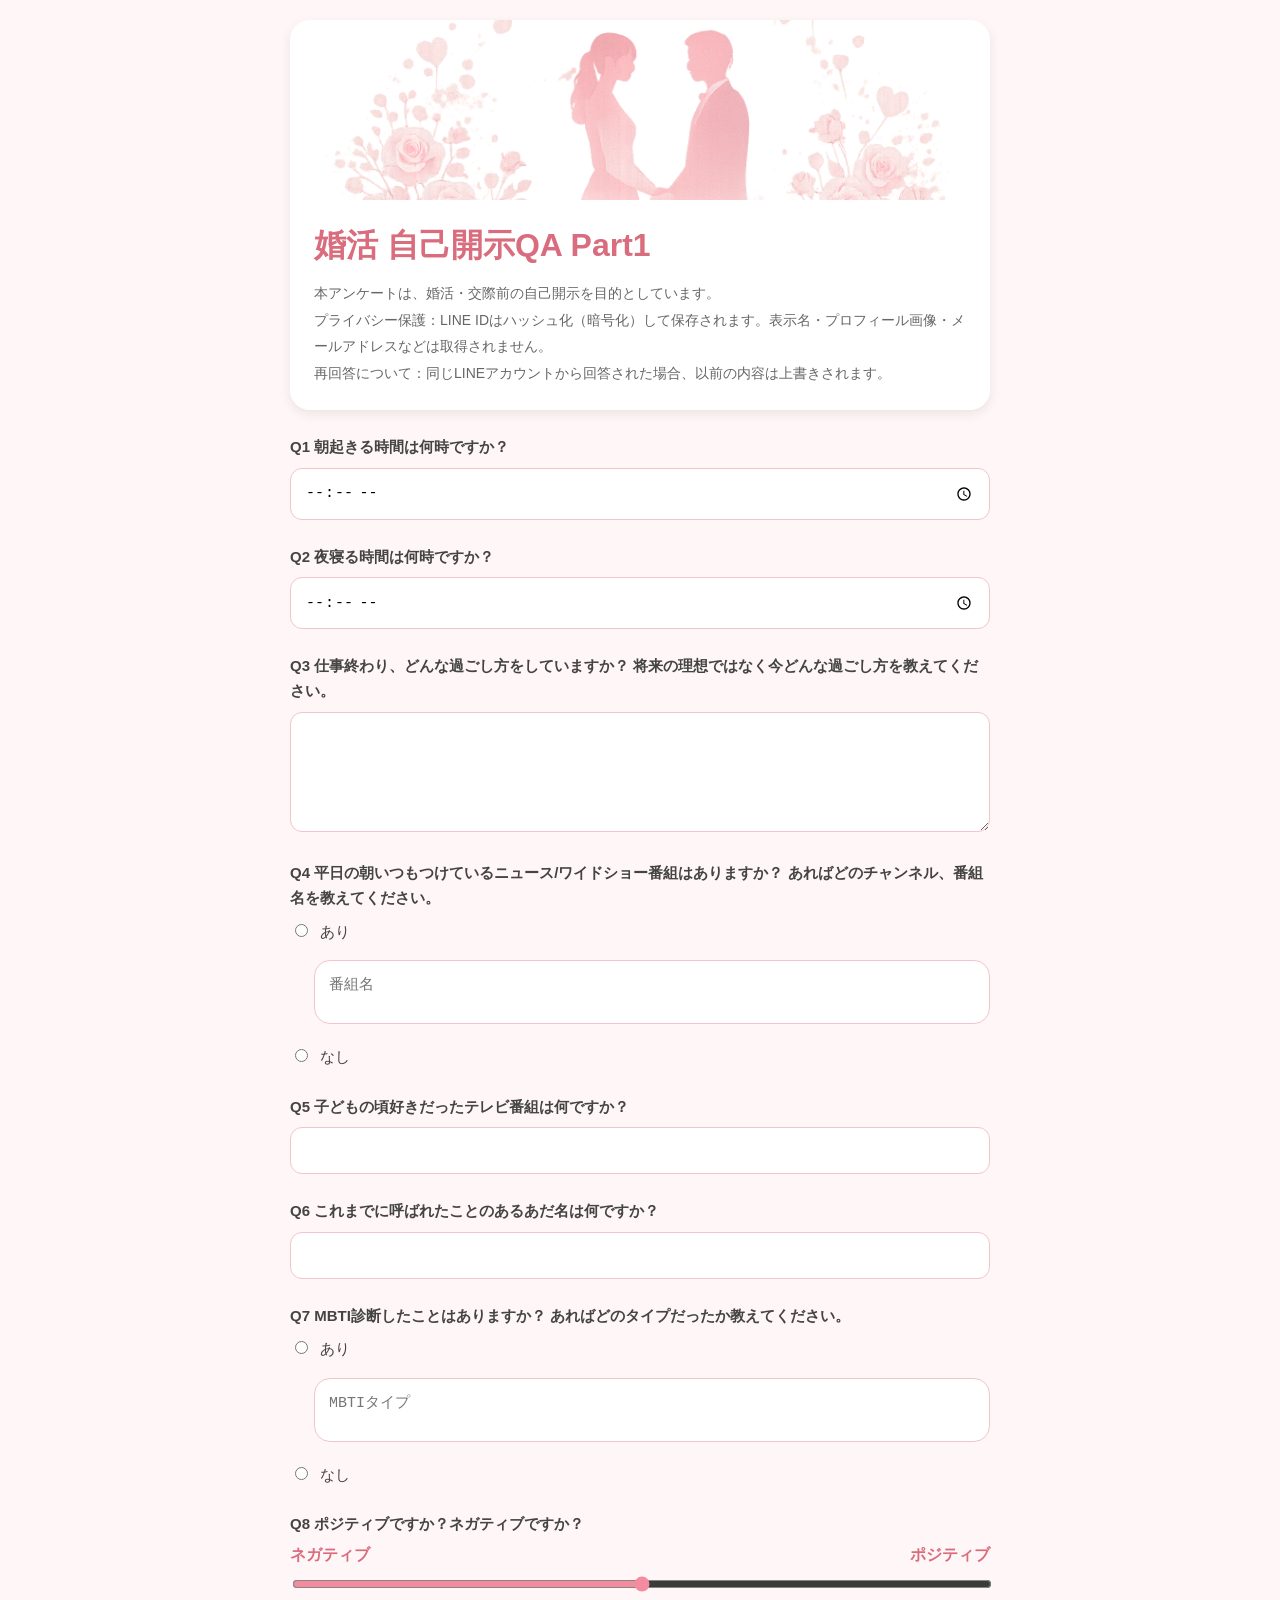
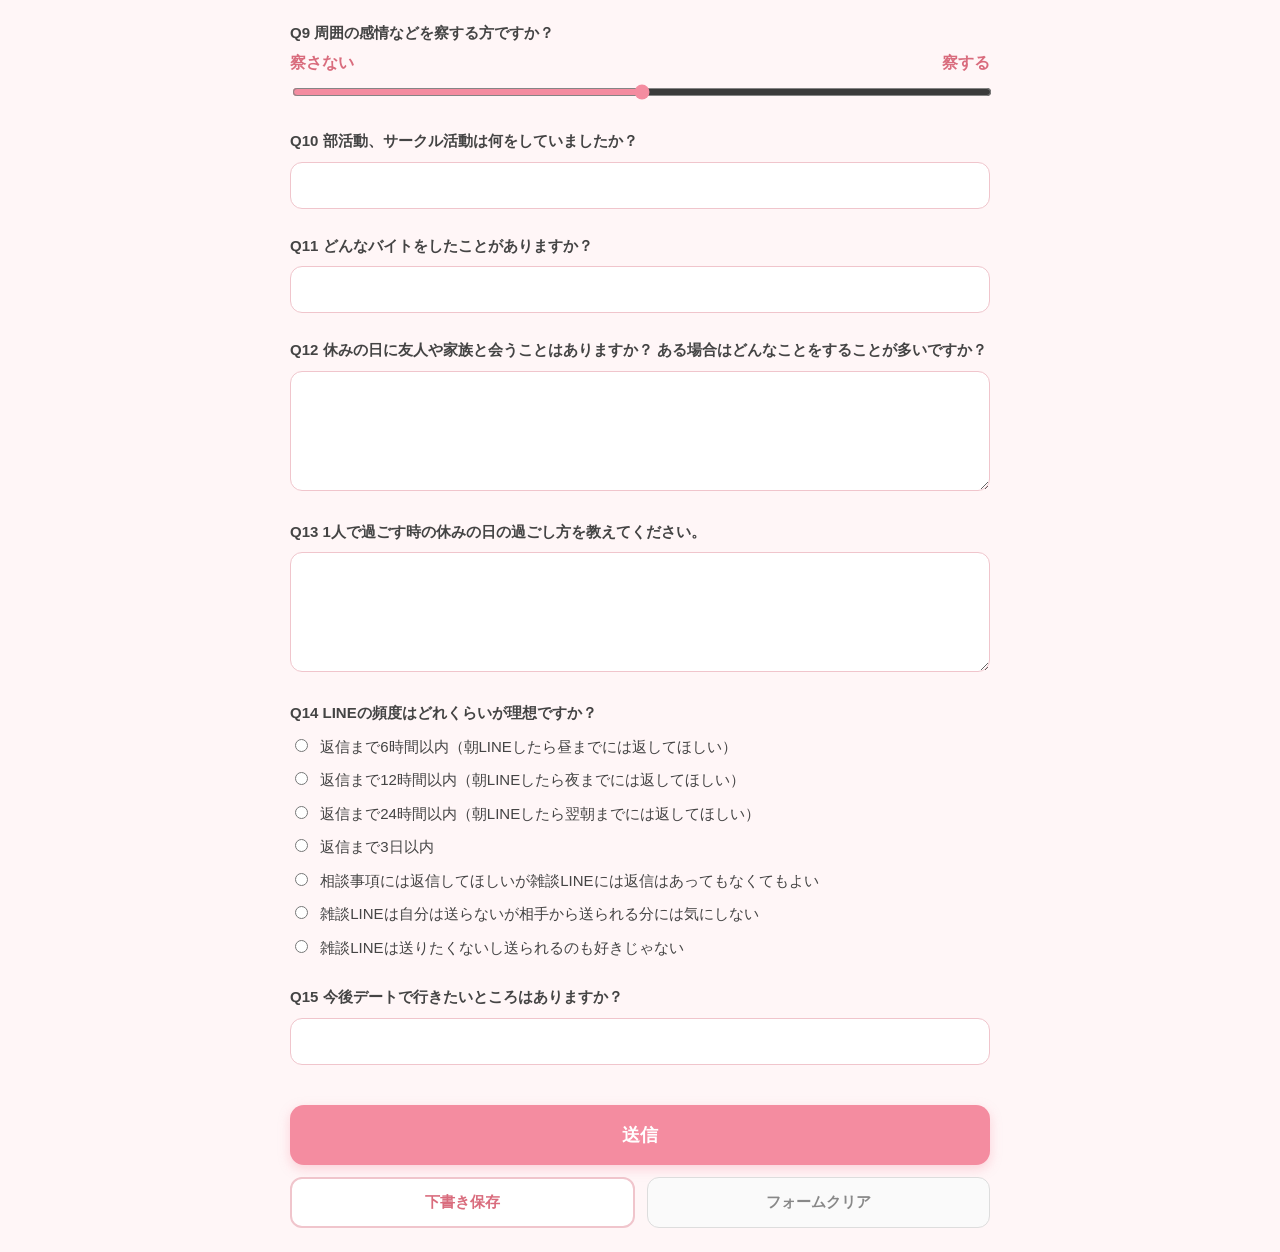
<file: index (2).html>
<!DOCTYPE html>
<html lang="ja">
<head>
<meta charset="UTF-8"/>
<meta name="viewport" content="width=device-width, initial-scale=1.0"/>
<title>婚活自己開示QA Part1</title>

<link rel="stylesheet" href="style.css"/>
<script src="https://static.line-scdn.net/liff/edge/2/sdk.js"></script>

<style>
/* ============================================================
   ビューモード（共有リンクで開いたとき）
   ============================================================ */

#viewMode {
  display: none;
}

.view-header {
  background: #ffffff;
  border-radius: 16px;
  padding: 20px 24px;
  margin-bottom: 16px;
  box-shadow: 0 4px 12px rgba(0,0,0,0.08);
  text-align: center;
}

.view-label {
  margin: 0 0 8px;
  font-size: 18px;
  font-weight: 700;
  color: #d96c7d;
  letter-spacing: 0.05em;
}

.view-name {
  margin: 0;
  font-size: 20px;
  font-weight: 700;
  color: #444;
}

.view-item {
  background: #ffffff;
  border-radius: 16px;
  padding: 18px 20px;
  margin-bottom: 12px;
  box-shadow: 0 2px 8px rgba(0,0,0,0.06);
}

.view-question {
  margin: 0 0 8px;
  font-size: 14px;
  font-weight: 600;
  color: #d96c7d;
  line-height: 1.6;
}

.view-answer {
  margin: 0;
  font-size: 15px;
  color: #444;
  line-height: 1.8;
  white-space: pre-wrap;
  word-break: break-word;
}

.slider-visual {
  margin-top: 4px;
}

.slider-visual-labels {
  display: flex;
  justify-content: space-between;
  font-size: 13px;
  font-weight: 700;
  color: #d96c7d;
  margin-bottom: 4px;
}

.slider-visual-svg {
  width: 100%;
  height: 32px;
  display: block;
}

/* ============================================================
   共有画面 下部CTA（あなたの価値観も共有してみませんか？）
   ============================================================ */

.cta-card{
  position: relative;
  margin-top: 24px;
  border-radius: 24px;
  overflow: hidden;
  background: #1a1414 url("image1.jpg") right center / cover no-repeat;
  padding: 28px 24px;
  text-align: left;
  color: #fff;
}

.cta-card::before{
  content: "";
  position: absolute;
  inset: 0;
  background: linear-gradient(to right, rgba(20,10,15,.78) 0%, rgba(20,10,15,.45) 55%, rgba(20,10,15,.05) 100%);
  z-index: 1;
}

.cta-badge{
  position: relative;
  z-index: 2;
  display: inline-block;
  background: #fff;
  border-radius: 16px;
  padding: 6px;
  margin-bottom: 16px;
  box-shadow: 0 4px 12px rgba(0,0,0,.25);
}

.cta-badge img{
  display: block;
  width: 56px;
  height: auto;
  border-radius: 10px;
}

.cta-title{
  position: relative;
  z-index: 2;
  margin: 0 0 12px;
  font-size: 20px;
  font-weight: 700;
  color: #ffffff;
}

.cta-text{
  position: relative;
  z-index: 2;
  margin: 0 0 24px;
  font-size: 14px;
  line-height: 1.9;
  color: #fde9ee;
  max-width: 70%;
}

.cta-button{
  position: relative;
  z-index: 2;
  display: flex;
  align-items: center;
  justify-content: center;
  gap: 8px;
  width: 100%;
  padding: 16px;
  border: none;
  border-radius: 50px;
  background: #f48ca0;
  color: #fff;
  font-size: 17px;
  font-weight: 700;
  text-decoration: none;
  cursor: pointer;
  box-shadow: 0 4px 12px rgba(0,0,0,.25);
}

.cta-arrow{
  display: inline-flex;
  align-items: center;
  justify-content: center;
  width: 22px;
  height: 22px;
  border-radius: 50%;
  background: rgba(255,255,255,.3);
  font-size: 14px;
  line-height: 1;
}

@media (max-width: 480px){
  .cta-card{ padding: 24px 20px; }
  .cta-title{ font-size: 18px; }
  .cta-text{ max-width: 100%; }
}
</style>
</head>

<body>

<div class="container">

  <!-- タイトル -->
  <div class="form-header">
    <h1>婚活 自己開示QA Part1</h1>
    <p class="form-description">
      本アンケートは、婚活・交際前の自己開示を目的としています。<br>
      プライバシー保護：LINE IDはハッシュ化（暗号化）して保存されます。表示名・プロフィール画像・メールアドレスなどは取得されません。<br>
      再回答について：同じLINEアカウントから回答された場合、以前の内容は上書きされます。
    </p>
  </div>

  <!-- ビューモード表示エリア（共有リンクで開いたとき） -->
  <div id="viewMode"></div>

  <!-- Q1 -->
  <label>Q1 朝起きる時間は何時ですか？</label>
  <input type="time" id="q1">

  <!-- Q2 -->
  <label>Q2 夜寝る時間は何時ですか？</label>
  <input type="time" id="q2">

  <!-- Q3 -->
  <label>
    Q3 仕事終わり、どんな過ごし方をしていますか？
    将来の理想ではなく今どんな過ごし方を教えてください。
  </label>
  <textarea id="q3"></textarea>

  <!-- Q4 -->
  <label>
    Q4 平日の朝いつもつけているニュース/ワイドショー番組はありますか？
    あればどのチャンネル、番組名を教えてください。
  </label>

  <label>
    <input type="radio" name="q4" value="yes">
    あり
  </label>

  <textarea
    id="q4Detail"
    class="detail-textarea"
    placeholder="番組名"
  ></textarea>

  <label>
    <input type="radio" name="q4" value="no">
    なし
  </label>

  <!-- Q5 -->
  <label>Q5 子どもの頃好きだったテレビ番組は何ですか？</label>
  <input type="text" id="q5">

  <!-- Q6 -->
  <label>Q6 これまでに呼ばれたことのあるあだ名は何ですか？</label>
  <input type="text" id="q6">

  <!-- Q7 -->
  <label>
    Q7 MBTI診断したことはありますか？
    あればどのタイプだったか教えてください。
  </label>

  <label>
    <input type="radio" name="q7" value="yes">
    あり
  </label>

  <textarea
    id="q7Detail"
    class="detail-textarea"
    placeholder="MBTIタイプ"
  ></textarea>

  <label>
    <input type="radio" name="q7" value="no">
    なし
  </label>

  <!-- Q8 -->
  <label>Q8 ポジティブですか？ネガティブですか？</label>

  <div class="slider-labels">
    <span>ネガティブ</span>
    <span>ポジティブ</span>
  </div>

  <input type="range" id="q8" min="1" max="5" step="1">

  <!-- Q9 -->
  <label>Q9 周囲の感情などを察する方ですか？</label>

  <div class="slider-labels">
    <span>察さない</span>
    <span>察する</span>
  </div>

  <input type="range" id="q9" min="1" max="5" step="1">

  <!-- Q10 -->
  <label>Q10 部活動、サークル活動は何をしていましたか？</label>
  <input type="text" id="q10">

  <!-- Q11 -->
  <label>Q11 どんなバイトをしたことがありますか？</label>
  <input type="text" id="q11">

  <!-- Q12 -->
  <label>
    Q12 休みの日に友人や家族と会うことはありますか？
    ある場合はどんなことをすることが多いですか？
  </label>
  <textarea id="q12"></textarea>

  <!-- Q13 -->
  <label>
    Q13 1人で過ごす時の休みの日の過ごし方を教えてください。
  </label>
  <textarea id="q13"></textarea>

  <!-- Q14 -->
  <label>Q14 LINEの頻度はどれくらいが理想ですか？</label>

  <label>
    <input type="radio" name="q14" value="a14-1">
    返信まで6時間以内（朝LINEしたら昼までには返してほしい）
  </label>
  <label>
    <input type="radio" name="q14" value="a14-2">
    返信まで12時間以内（朝LINEしたら夜までには返してほしい）
  </label>
  <label>
    <input type="radio" name="q14" value="a14-3">
    返信まで24時間以内（朝LINEしたら翌朝までには返してほしい）
  </label>
  <label>
    <input type="radio" name="q14" value="a14-4">
    返信まで3日以内
  </label>
  <label>
    <input type="radio" name="q14" value="a14-5">
    相談事項には返信してほしいが雑談LINEには返信はあってもなくてもよい
  </label>
  <label>
    <input type="radio" name="q14" value="a14-6">
    雑談LINEは自分は送らないが相手から送られる分には気にしない
  </label>
  <label>
    <input type="radio" name="q14" value="a14-7">
    雑談LINEは送りたくないし送られるのも好きじゃない
  </label>

  <!-- Q15 -->
  <label>Q15 今後デートで行きたいところはありますか？</label>
  <input type="text" id="q15">

  <div class="button-group">
    <button id="submitBtn" type="button">送信</button>
    <div class="sub-buttons">
      <button id="draftBtn" type="button">下書き保存</button>
      <button id="clearBtn" type="button">フォームクリア</button>
    </div>
  </div>

  <!-- 共有モーダル -->
  <div id="shareModal" class="modal hidden">
    <div class="modal-content">
      <h3>共有</h3>
      <input id="shareName" placeholder="共有名（任意）">
      <button id="shareBtn">共有する</button>
    </div>
  </div>

</div>

<script src="app.js"></script>
</body>
</html>
</file>
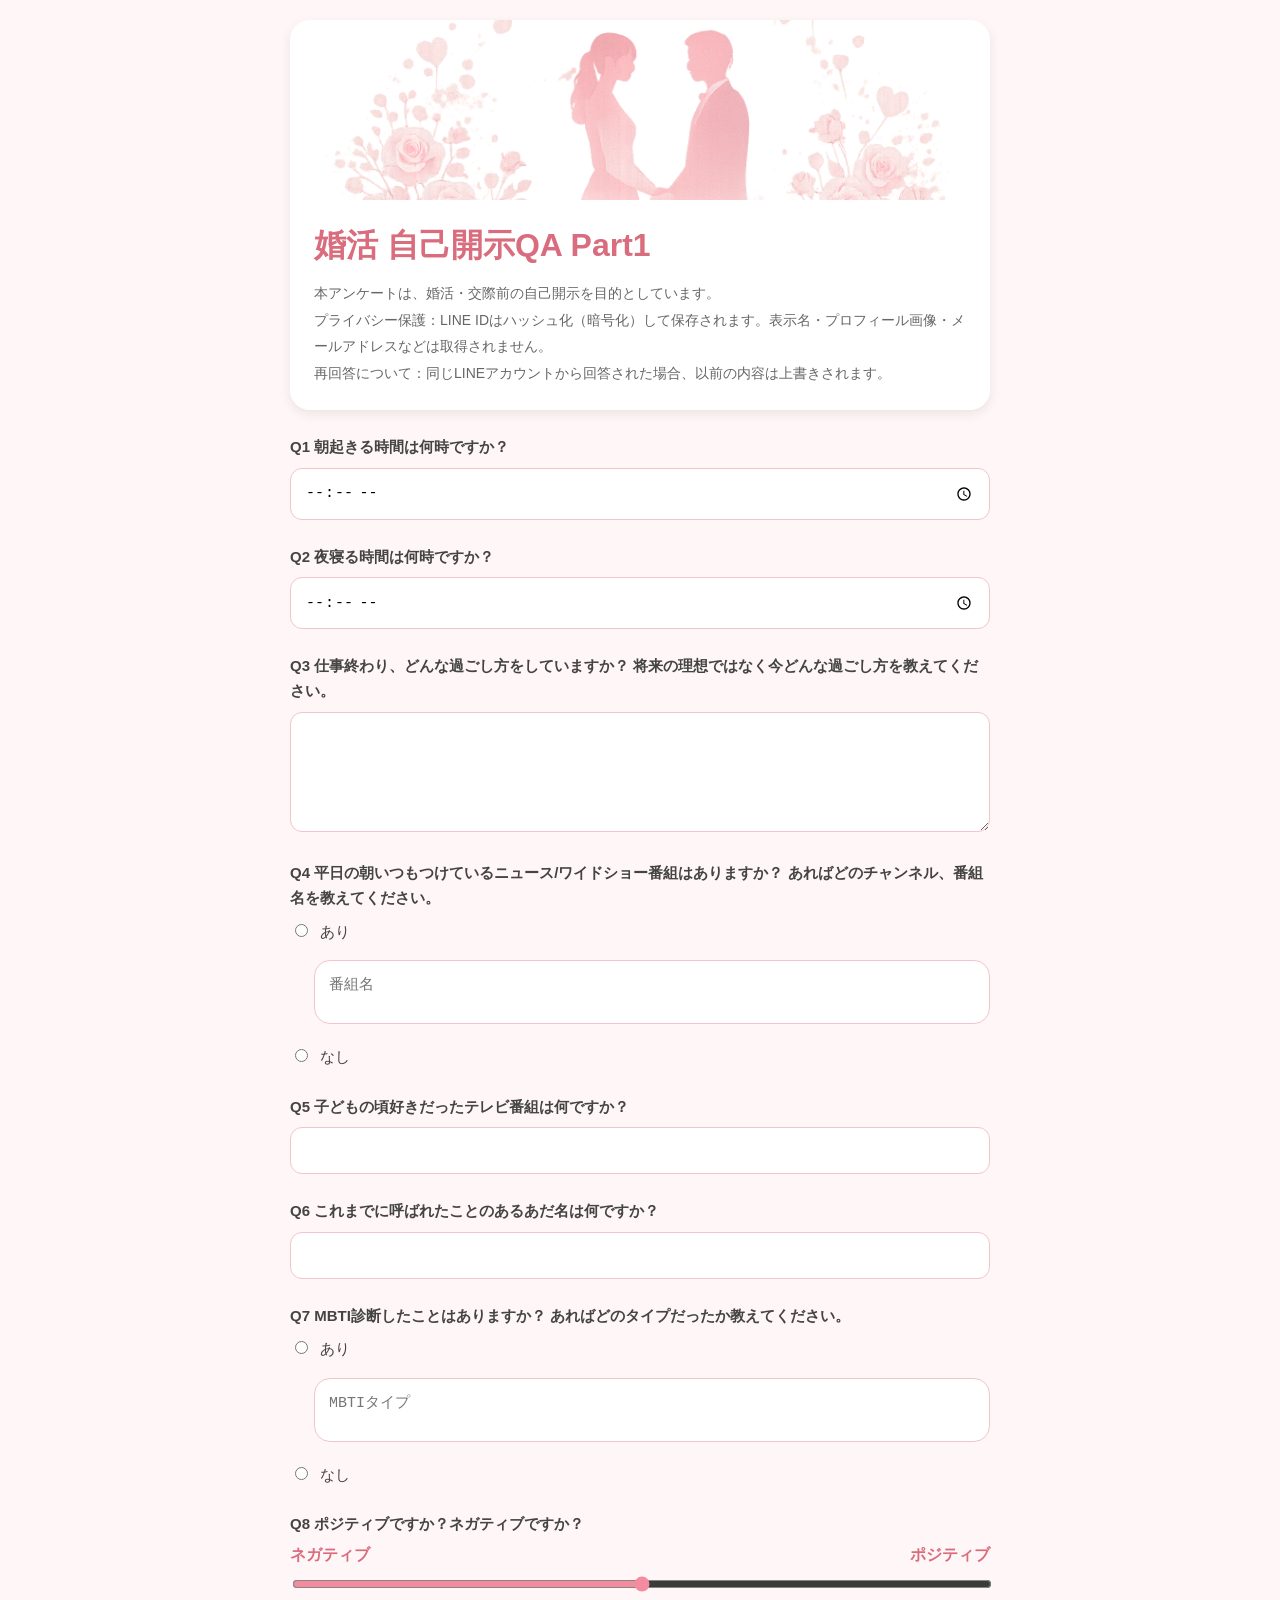
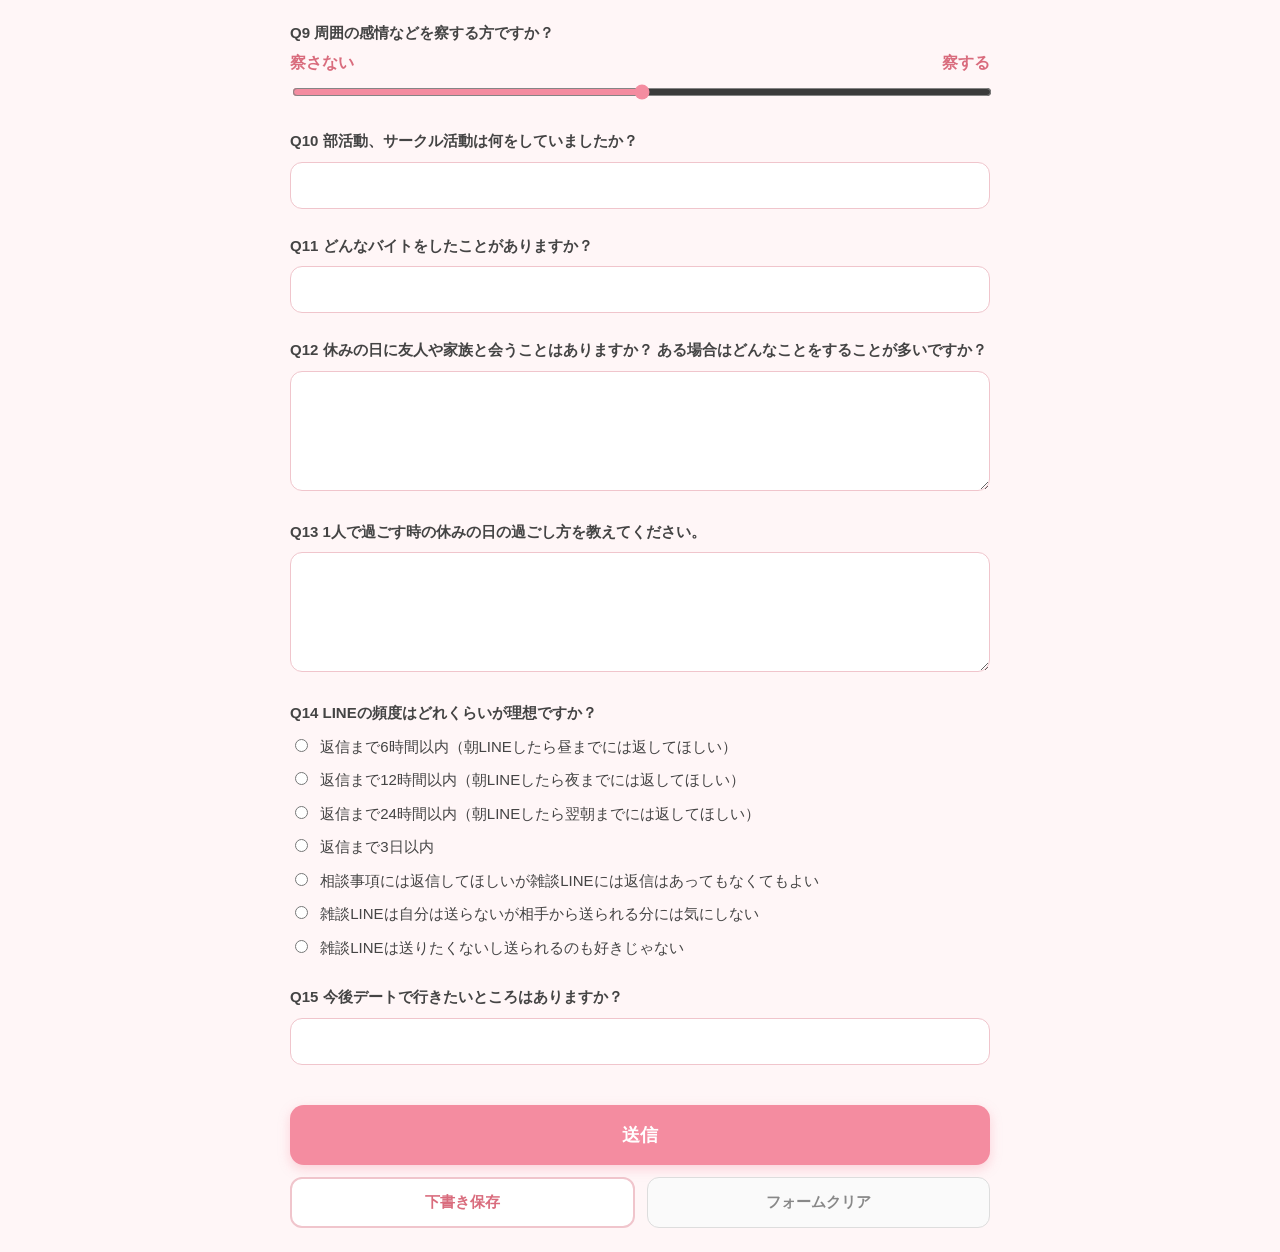
<file: index (3).html>
<!DOCTYPE html>
<html lang="ja">
<head>
<meta charset="UTF-8"/>
<meta name="viewport" content="width=device-width, initial-scale=1.0"/>
<title>婚活自己開示QA Part1</title>

<link rel="stylesheet" href="style.css"/>
<script src="https://static.line-scdn.net/liff/edge/2/sdk.js"></script>

<style>
/* ============================================================
   ビューモード（共有リンクで開いたとき）
   ============================================================ */

#viewMode {
  display: none;
}

.view-header {
  background: #ffffff;
  border-radius: 16px;
  padding: 20px 24px;
  margin-bottom: 16px;
  box-shadow: 0 4px 12px rgba(0,0,0,0.08);
  text-align: center;
}

.view-label {
  margin: 0 0 8px;
  font-size: 18px;
  font-weight: 700;
  color: #d96c7d;
  letter-spacing: 0.05em;
}

.view-name {
  margin: 0;
  font-size: 20px;
  font-weight: 700;
  color: #444;
}

.view-item {
  background: #ffffff;
  border-radius: 16px;
  padding: 18px 20px;
  margin-bottom: 12px;
  box-shadow: 0 2px 8px rgba(0,0,0,0.06);
}

.view-question {
  margin: 0 0 8px;
  font-size: 14px;
  font-weight: 600;
  color: #d96c7d;
  line-height: 1.6;
}

.view-answer {
  margin: 0;
  font-size: 15px;
  color: #444;
  line-height: 1.8;
  white-space: pre-wrap;
  word-break: break-word;
}

.slider-visual {
  margin-top: 4px;
}

.slider-visual-labels {
  display: flex;
  justify-content: space-between;
  font-size: 13px;
  font-weight: 700;
  color: #d96c7d;
  margin-bottom: 4px;
}

.slider-visual-svg {
  width: 100%;
  height: 32px;
  display: block;
}

/* ============================================================
   共有画面 下部CTA（あなたの価値観も共有してみませんか？）
   ============================================================ */

.cta-card{
  position: relative;
  margin-top: 24px;
  padding: 32px 24px 28px;
  background: linear-gradient(135deg, #fff9fa 0%, #ffeef1 100%);
  border: 2px dashed #f4b8c5;
  border-radius: 24px;
  overflow: hidden;
  text-align: center;
}

.cta-title{
  position: relative;
  z-index: 2;
  margin: 0 0 12px;
  font-size: 20px;
  font-weight: 700;
  color: #d96c7d;
}

.cta-text{
  position: relative;
  z-index: 2;
  margin: 0 0 24px;
  font-size: 14px;
  line-height: 1.9;
  color: #555;
}

.cta-button{
  position: relative;
  z-index: 2;
  display: flex;
  align-items: center;
  justify-content: center;
  gap: 8px;
  width: 100%;
  padding: 16px;
  border: none;
  border-radius: 50px;
  background: #f48ca0;
  color: #fff;
  font-size: 17px;
  font-weight: 700;
  text-decoration: none;
  cursor: pointer;
  box-shadow: 0 4px 12px rgba(244,140,160,.35);
}

.cta-arrow{
  display: inline-flex;
  align-items: center;
  justify-content: center;
  width: 22px;
  height: 22px;
  border-radius: 50%;
  background: rgba(255,255,255,.3);
  font-size: 14px;
  line-height: 1;
}

.cta-image-left{
  position: absolute;
  left: -16px;
  bottom: -16px;
  width: 130px;
  pointer-events: none;
  z-index: 1;
}

.cta-image-right{
  position: absolute;
  right: -16px;
  bottom: -16px;
  width: 110px;
  pointer-events: none;
  z-index: 1;
}

@media (max-width: 480px){
  .cta-card{ padding: 24px 20px; }
  .cta-title{ font-size: 18px; }
  .cta-image-left{ width: 100px; }
  .cta-image-right{ width: 80px; }
}
</style>
</head>

<body>

<div class="container">

  <!-- タイトル -->
  <div class="form-header">
    <h1>婚活 自己開示QA Part1</h1>
    <p class="form-description">
      本アンケートは、婚活・交際前の自己開示を目的としています。<br>
      プライバシー保護：LINE IDはハッシュ化（暗号化）して保存されます。表示名・プロフィール画像・メールアドレスなどは取得されません。<br>
      再回答について：同じLINEアカウントから回答された場合、以前の内容は上書きされます。
    </p>
  </div>

  <!-- ビューモード表示エリア（共有リンクで開いたとき） -->
  <div id="viewMode"></div>

  <!-- Q1 -->
  <label>Q1 朝起きる時間は何時ですか？</label>
  <input type="time" id="q1">

  <!-- Q2 -->
  <label>Q2 夜寝る時間は何時ですか？</label>
  <input type="time" id="q2">

  <!-- Q3 -->
  <label>
    Q3 仕事終わり、どんな過ごし方をしていますか？
    将来の理想ではなく今どんな過ごし方を教えてください。
  </label>
  <textarea id="q3"></textarea>

  <!-- Q4 -->
  <label>
    Q4 平日の朝いつもつけているニュース/ワイドショー番組はありますか？
    あればどのチャンネル、番組名を教えてください。
  </label>

  <label>
    <input type="radio" name="q4" value="yes">
    あり
  </label>

  <textarea
    id="q4Detail"
    class="detail-textarea"
    placeholder="番組名"
  ></textarea>

  <label>
    <input type="radio" name="q4" value="no">
    なし
  </label>

  <!-- Q5 -->
  <label>Q5 子どもの頃好きだったテレビ番組は何ですか？</label>
  <input type="text" id="q5">

  <!-- Q6 -->
  <label>Q6 これまでに呼ばれたことのあるあだ名は何ですか？</label>
  <input type="text" id="q6">

  <!-- Q7 -->
  <label>
    Q7 MBTI診断したことはありますか？
    あればどのタイプだったか教えてください。
  </label>

  <label>
    <input type="radio" name="q7" value="yes">
    あり
  </label>

  <textarea
    id="q7Detail"
    class="detail-textarea"
    placeholder="MBTIタイプ"
  ></textarea>

  <label>
    <input type="radio" name="q7" value="no">
    なし
  </label>

  <!-- Q8 -->
  <label>Q8 ポジティブですか？ネガティブですか？</label>

  <div class="slider-labels">
    <span>ネガティブ</span>
    <span>ポジティブ</span>
  </div>

  <input type="range" id="q8" min="1" max="5" step="1">

  <!-- Q9 -->
  <label>Q9 周囲の感情などを察する方ですか？</label>

  <div class="slider-labels">
    <span>察さない</span>
    <span>察する</span>
  </div>

  <input type="range" id="q9" min="1" max="5" step="1">

  <!-- Q10 -->
  <label>Q10 部活動、サークル活動は何をしていましたか？</label>
  <input type="text" id="q10">

  <!-- Q11 -->
  <label>Q11 どんなバイトをしたことがありますか？</label>
  <input type="text" id="q11">

  <!-- Q12 -->
  <label>
    Q12 休みの日に友人や家族と会うことはありますか？
    ある場合はどんなことをすることが多いですか？
  </label>
  <textarea id="q12"></textarea>

  <!-- Q13 -->
  <label>
    Q13 1人で過ごす時の休みの日の過ごし方を教えてください。
  </label>
  <textarea id="q13"></textarea>

  <!-- Q14 -->
  <label>Q14 LINEの頻度はどれくらいが理想ですか？</label>

  <label>
    <input type="radio" name="q14" value="a14-1">
    返信まで6時間以内（朝LINEしたら昼までには返してほしい）
  </label>
  <label>
    <input type="radio" name="q14" value="a14-2">
    返信まで12時間以内（朝LINEしたら夜までには返してほしい）
  </label>
  <label>
    <input type="radio" name="q14" value="a14-3">
    返信まで24時間以内（朝LINEしたら翌朝までには返してほしい）
  </label>
  <label>
    <input type="radio" name="q14" value="a14-4">
    返信まで3日以内
  </label>
  <label>
    <input type="radio" name="q14" value="a14-5">
    相談事項には返信してほしいが雑談LINEには返信はあってもなくてもよい
  </label>
  <label>
    <input type="radio" name="q14" value="a14-6">
    雑談LINEは自分は送らないが相手から送られる分には気にしない
  </label>
  <label>
    <input type="radio" name="q14" value="a14-7">
    雑談LINEは送りたくないし送られるのも好きじゃない
  </label>

  <!-- Q15 -->
  <label>Q15 今後デートで行きたいところはありますか？</label>
  <input type="text" id="q15">

  <div class="button-group">
    <button id="submitBtn" type="button">送信</button>
    <div class="sub-buttons">
      <button id="draftBtn" type="button">下書き保存</button>
      <button id="clearBtn" type="button">フォームクリア</button>
    </div>
  </div>

  <!-- 共有モーダル -->
  <div id="shareModal" class="modal hidden">
    <div class="modal-content">
      <h3>共有</h3>
      <input id="shareName" placeholder="共有名（任意）">
      <button id="shareBtn">共有する</button>
    </div>
  </div>

</div>

<script src="app.js"></script>
</body>
</html>
</file>
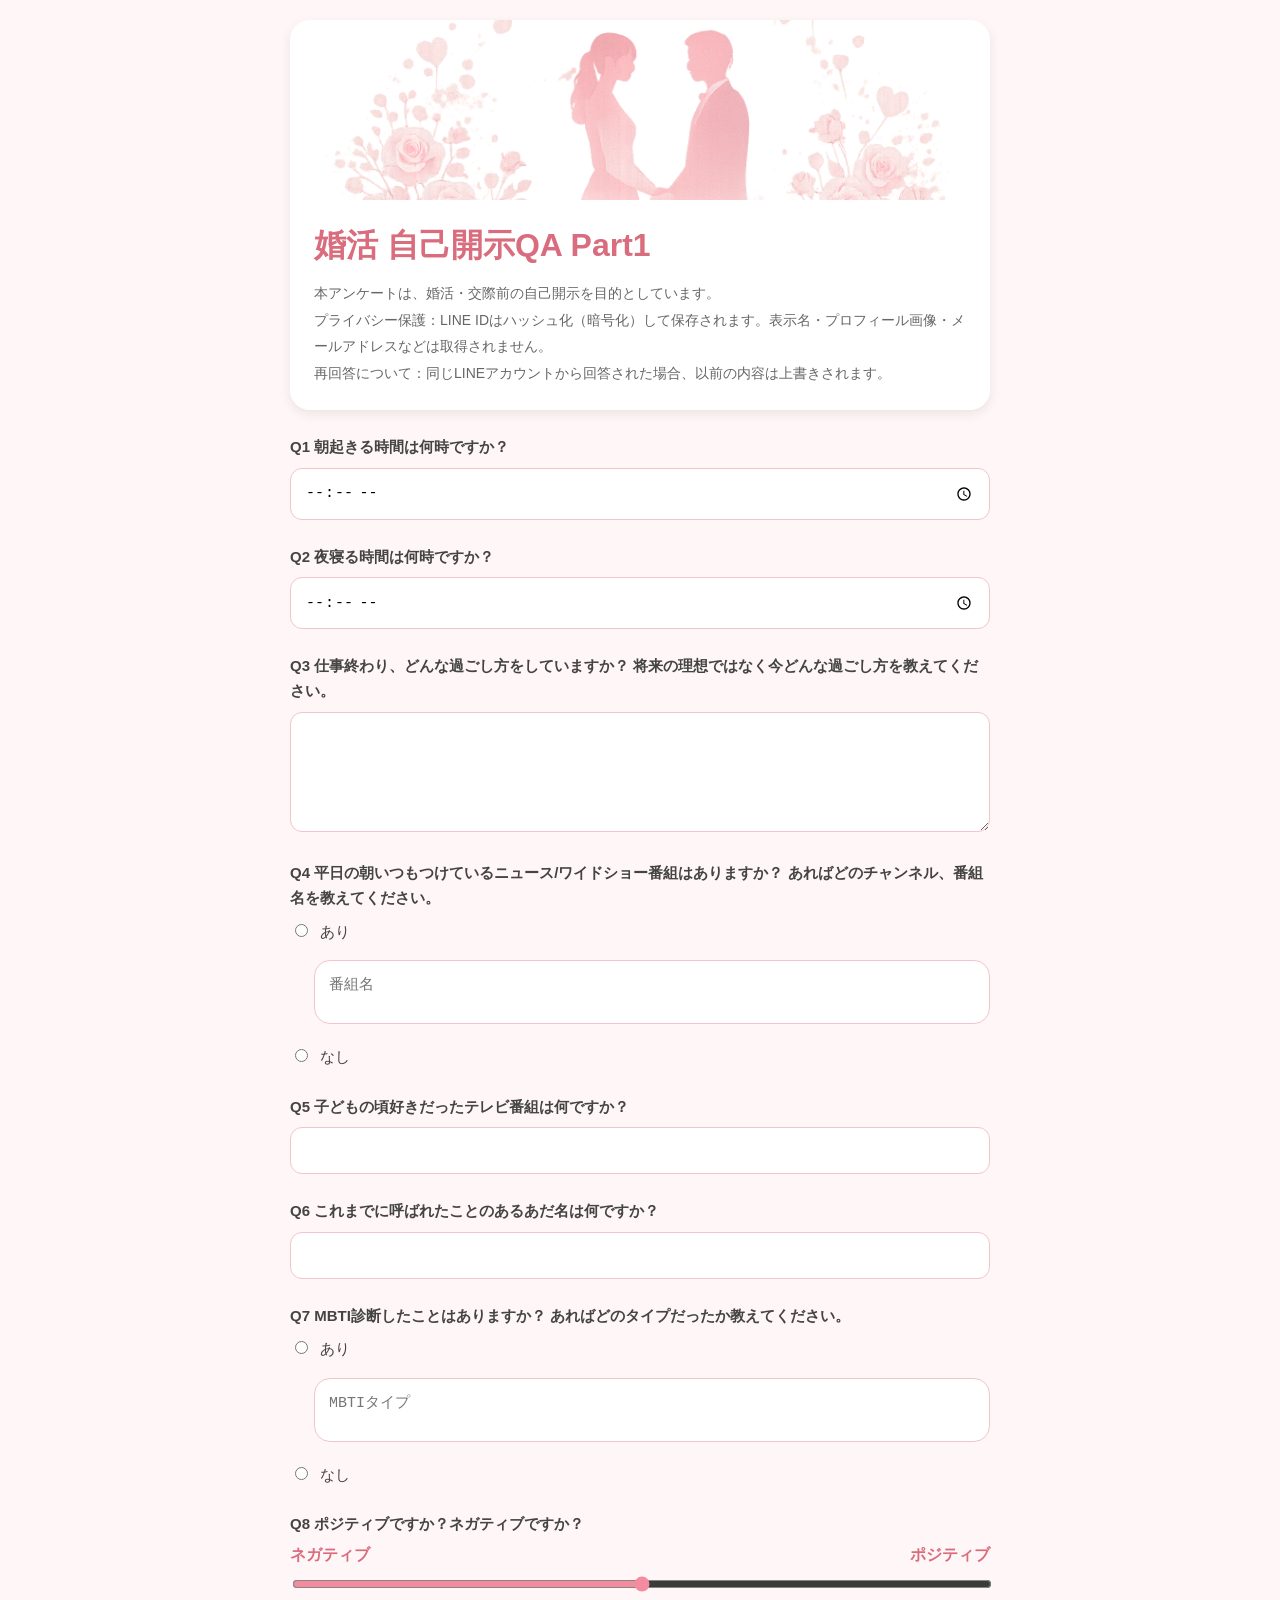
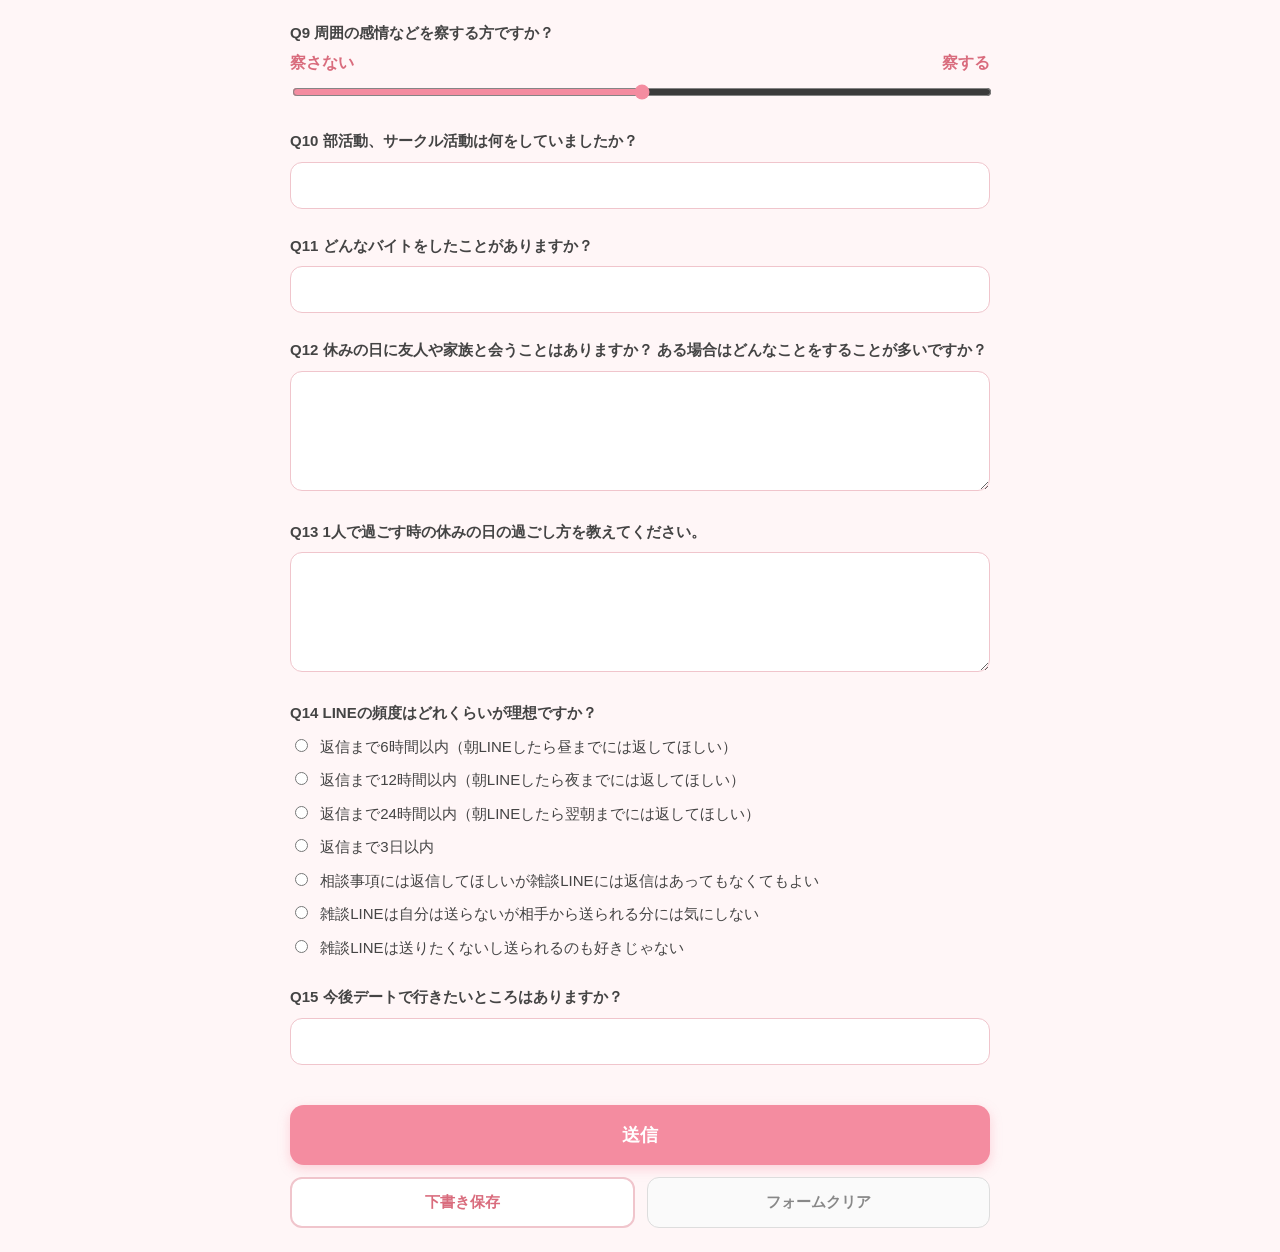
<file: index (4).html>
<!DOCTYPE html>
<html lang="ja">
<head>
<meta charset="UTF-8"/>
<meta name="viewport" content="width=device-width, initial-scale=1.0"/>
<title>婚活自己開示QA Part1</title>

<link rel="stylesheet" href="style.css"/>
<script src="https://static.line-scdn.net/liff/edge/2/sdk.js"></script>

<style>
/* ============================================================
   ビューモード（共有リンクで開いたとき）
   ============================================================ */

#viewMode {
  display: none;
}

.view-header {
  background: #ffffff;
  border-radius: 16px;
  padding: 20px 24px;
  margin-bottom: 16px;
  box-shadow: 0 4px 12px rgba(0,0,0,0.08);
  text-align: center;
}

.view-label {
  margin: 0 0 8px;
  font-size: 18px;
  font-weight: 700;
  color: #d96c7d;
  letter-spacing: 0.05em;
}

.view-name {
  margin: 0;
  font-size: 20px;
  font-weight: 700;
  color: #444;
}

.view-item {
  background: #ffffff;
  border-radius: 16px;
  padding: 18px 20px;
  margin-bottom: 12px;
  box-shadow: 0 2px 8px rgba(0,0,0,0.06);
}

.view-question {
  margin: 0 0 8px;
  font-size: 14px;
  font-weight: 600;
  color: #d96c7d;
  line-height: 1.6;
}

.view-answer {
  margin: 0;
  font-size: 15px;
  color: #444;
  line-height: 1.8;
  white-space: pre-wrap;
  word-break: break-word;
}

.slider-visual {
  margin-top: 4px;
}

.slider-visual-labels {
  display: flex;
  justify-content: space-between;
  font-size: 13px;
  font-weight: 700;
  color: #d96c7d;
  margin-bottom: 4px;
}

.slider-visual-svg {
  width: 100%;
  height: 32px;
  display: block;
}

/* ============================================================
   共有画面 下部CTA（あなたの価値観も共有してみませんか？）
   ============================================================ */

.cta-card{
  position: relative;
  margin-top: 24px;
  padding: 24px;
  background: linear-gradient(135deg, #fff9fa 0%, #ffeef1 100%);
  border: 2px dashed #f4b8c5;
  border-radius: 24px;
  overflow: hidden;
  display: flex;
  align-items: center;
  gap: 20px;
  text-align: left;
}

.cta-image-left{
  flex: 0 0 25%;
  width: 25%;
  max-width: 140px;
  border-radius: 16px;
  object-fit: cover;
}

.cta-content{
  flex: 1;
  min-width: 0;
}

.cta-title{
  margin: 0 0 12px;
  font-size: 18px;
  font-weight: 700;
  color: #d96c7d;
}

.cta-text{
  margin: 0 0 20px;
  font-size: 13px;
  line-height: 1.8;
  color: #555;
}

.cta-button{
  display: flex;
  align-items: center;
  justify-content: center;
  gap: 8px;
  width: 100%;
  padding: 14px;
  border: none;
  border-radius: 50px;
  background: #f48ca0;
  color: #fff;
  font-size: 15px;
  font-weight: 700;
  text-decoration: none;
  cursor: pointer;
  box-shadow: 0 4px 12px rgba(244,140,160,.35);
}

.cta-arrow{
  display: inline-flex;
  align-items: center;
  justify-content: center;
  width: 22px;
  height: 22px;
  border-radius: 50%;
  background: rgba(255,255,255,.3);
  font-size: 14px;
  line-height: 1;
}

@media (max-width: 480px){
  .cta-card{
    flex-direction: column;
    text-align: center;
  }
  .cta-image-left{
    width: 45%;
    flex: 0 0 auto;
  }
  .cta-title{ font-size: 18px; }
}
</style>
</head>

<body>

<div class="container">

  <!-- タイトル -->
  <div class="form-header">
    <h1>婚活 自己開示QA Part1</h1>
    <p class="form-description">
      本アンケートは、婚活・交際前の自己開示を目的としています。<br>
      プライバシー保護：LINE IDはハッシュ化（暗号化）して保存されます。表示名・プロフィール画像・メールアドレスなどは取得されません。<br>
      再回答について：同じLINEアカウントから回答された場合、以前の内容は上書きされます。
    </p>
  </div>

  <!-- ビューモード表示エリア（共有リンクで開いたとき） -->
  <div id="viewMode"></div>

  <!-- Q1 -->
  <label>Q1 朝起きる時間は何時ですか？</label>
  <input type="time" id="q1">

  <!-- Q2 -->
  <label>Q2 夜寝る時間は何時ですか？</label>
  <input type="time" id="q2">

  <!-- Q3 -->
  <label>
    Q3 仕事終わり、どんな過ごし方をしていますか？
    将来の理想ではなく今どんな過ごし方を教えてください。
  </label>
  <textarea id="q3"></textarea>

  <!-- Q4 -->
  <label>
    Q4 平日の朝いつもつけているニュース/ワイドショー番組はありますか？
    あればどのチャンネル、番組名を教えてください。
  </label>

  <label>
    <input type="radio" name="q4" value="yes">
    あり
  </label>

  <textarea
    id="q4Detail"
    class="detail-textarea"
    placeholder="番組名"
  ></textarea>

  <label>
    <input type="radio" name="q4" value="no">
    なし
  </label>

  <!-- Q5 -->
  <label>Q5 子どもの頃好きだったテレビ番組は何ですか？</label>
  <input type="text" id="q5">

  <!-- Q6 -->
  <label>Q6 これまでに呼ばれたことのあるあだ名は何ですか？</label>
  <input type="text" id="q6">

  <!-- Q7 -->
  <label>
    Q7 MBTI診断したことはありますか？
    あればどのタイプだったか教えてください。
  </label>

  <label>
    <input type="radio" name="q7" value="yes">
    あり
  </label>

  <textarea
    id="q7Detail"
    class="detail-textarea"
    placeholder="MBTIタイプ"
  ></textarea>

  <label>
    <input type="radio" name="q7" value="no">
    なし
  </label>

  <!-- Q8 -->
  <label>Q8 ポジティブですか？ネガティブですか？</label>

  <div class="slider-labels">
    <span>ネガティブ</span>
    <span>ポジティブ</span>
  </div>

  <input type="range" id="q8" min="1" max="5" step="1">

  <!-- Q9 -->
  <label>Q9 周囲の感情などを察する方ですか？</label>

  <div class="slider-labels">
    <span>察さない</span>
    <span>察する</span>
  </div>

  <input type="range" id="q9" min="1" max="5" step="1">

  <!-- Q10 -->
  <label>Q10 部活動、サークル活動は何をしていましたか？</label>
  <input type="text" id="q10">

  <!-- Q11 -->
  <label>Q11 どんなバイトをしたことがありますか？</label>
  <input type="text" id="q11">

  <!-- Q12 -->
  <label>
    Q12 休みの日に友人や家族と会うことはありますか？
    ある場合はどんなことをすることが多いですか？
  </label>
  <textarea id="q12"></textarea>

  <!-- Q13 -->
  <label>
    Q13 1人で過ごす時の休みの日の過ごし方を教えてください。
  </label>
  <textarea id="q13"></textarea>

  <!-- Q14 -->
  <label>Q14 LINEの頻度はどれくらいが理想ですか？</label>

  <label>
    <input type="radio" name="q14" value="a14-1">
    返信まで6時間以内（朝LINEしたら昼までには返してほしい）
  </label>
  <label>
    <input type="radio" name="q14" value="a14-2">
    返信まで12時間以内（朝LINEしたら夜までには返してほしい）
  </label>
  <label>
    <input type="radio" name="q14" value="a14-3">
    返信まで24時間以内（朝LINEしたら翌朝までには返してほしい）
  </label>
  <label>
    <input type="radio" name="q14" value="a14-4">
    返信まで3日以内
  </label>
  <label>
    <input type="radio" name="q14" value="a14-5">
    相談事項には返信してほしいが雑談LINEには返信はあってもなくてもよい
  </label>
  <label>
    <input type="radio" name="q14" value="a14-6">
    雑談LINEは自分は送らないが相手から送られる分には気にしない
  </label>
  <label>
    <input type="radio" name="q14" value="a14-7">
    雑談LINEは送りたくないし送られるのも好きじゃない
  </label>

  <!-- Q15 -->
  <label>Q15 今後デートで行きたいところはありますか？</label>
  <input type="text" id="q15">

  <div class="button-group">
    <button id="submitBtn" type="button">送信</button>
    <div class="sub-buttons">
      <button id="draftBtn" type="button">下書き保存</button>
      <button id="clearBtn" type="button">フォームクリア</button>
    </div>
  </div>

  <!-- 共有モーダル -->
  <div id="shareModal" class="modal hidden">
    <div class="modal-content">
      <h3>共有</h3>
      <input id="shareName" placeholder="共有名（任意）">
      <button id="shareBtn">共有する</button>
    </div>
  </div>

</div>

<script src="app.js"></script>
</body>
</html>
</file>
<file: style.css>
*{
  box-sizing:border-box;
}

body{
  margin:0;
  padding:20px 12px;
  background:#fff6f7;
  font-family:
    -apple-system,
    BlinkMacSystemFont,
    "Hiragino Sans",
    "Yu Gothic",
    sans-serif;
  color:#444;
}

.container{
  max-width:700px;
  margin:0 auto;
}

/********************************
 * ヘッダー
 ********************************/

.form-header{
  background:#ffffff;
  border-radius:20px;
  overflow:hidden;
  box-shadow:
    0 4px 12px rgba(0,0,0,0.08);
  margin-bottom:24px;
}

.form-header::before{
  content:"";
  display:block;
  width:100%;
  height:180px;
  background-image:url("header.PNG");
  background-size:cover;
  background-position:center;
  background-repeat:no-repeat;
}

.form-header h1{
  margin:24px 24px 12px;
  font-size:32px;
  font-weight:700;
  color:#d96c7d;
}

.form-description{
  margin:0 24px 24px;
  font-size:14px;
  line-height:1.9;
  color:#666;
}

/********************************
 * 質問カード
 ********************************/

label{
  display:block;
  margin-top:24px;
  margin-bottom:8px;
  font-size:15px;
  font-weight:600;
  line-height:1.7;
}

input[type="text"],
input[type="time"],
textarea{
  width:100%;
  padding:14px;
  border:1px solid #f0c5cc;
  border-radius:12px;
  background:#fff;
  font-size:15px;
}

textarea{
  min-height:120px;
  resize:vertical;
}

#q4Detail,
#q7Detail{
  margin:8px 0 8px 24px;
  width:calc(100% - 24px);
}

/********************************
 * ラジオ
 ********************************/

input[type="radio"]{
  margin-right:8px;
}

label:has(input[type="radio"]){
  font-weight:400;
  margin-top:8px;
}

/********************************
 * スライダー
 ********************************/

.slider-labels{
  display:flex;
  justify-content:space-between;
  margin-top:8px;
  margin-bottom:8px;
  color:#d96c7d;
  font-weight:600;
}

input[type="range"]{
  width:100%;
  accent-color:#f48ca0;
}

/********************************
 * ボタン
 ********************************/

.button-group{
  margin-top:40px;
}

/* 送信 */
#submitBtn{
  width:100%;
  padding:18px;
  border:none;
  border-radius:14px;
  background:#f48ca0;
  color:#fff;
  font-size:18px;
  font-weight:700;
  cursor:pointer;
  box-shadow:
    0 4px 12px rgba(244,140,160,.35);
}

#submitBtn:hover{
  opacity:.95;
}

#submitBtn:disabled{
  opacity:.6;
  cursor:default;
}

/* 下段ボタン */
.sub-buttons{
  display:flex;
  gap:12px;
  margin-top:12px;
}

/* 共通 */
.sub-buttons button{
  flex:1;
  border-radius:12px;
  font-weight:600;
  cursor:pointer;
  transition:.2s;
}

/* 下書き保存 */
#draftBtn{
  padding:14px;
  background:#fff;
  color:#d96c7d;
  border:2px solid #f0c5cc;
  font-size:15px;
}

/* フォームクリア */
#clearBtn{
  padding:14px;
  background:#fafafa;
  color:#888;
  border:1px solid #dddddd;
  font-size:15px;
}

#draftBtn:hover{
  background:#fff6f7;
}

#clearBtn:hover{
  background:#f0f0f0;
}

/********************************
 * モーダル
 ********************************/

.modal{
  display:none;
  position:fixed;
  inset:0;
  background:rgba(0,0,0,.45);
  justify-content:center;
  align-items:center;
  padding:20px;
  z-index:999;
}

.modal.show{
  display:flex;
}

.modal-content{
  width:100%;
  max-width:400px;
  background:#fff;
  border-radius:20px;
  padding:24px;
  box-shadow:
    0 8px 24px rgba(0,0,0,.15);
}

.modal-content h3{
  margin-top:0;
  text-align:center;
  color:#d96c7d;
}

#shareName{
  width:100%;
  margin-top:12px;
}

#shareBtn{
  width:100%;
  margin-top:16px;
  padding:14px;
  border:none;
  border-radius:12px;
  background:#f48ca0;
  color:#fff;
  font-size:16px;
  font-weight:700;
  cursor:pointer;
}

.share-confirm-card{
  margin-top:0;
  margin-bottom:12px;
}

/********************************
 * スマホ最適化
 ********************************/

@media (max-width:600px){

  .form-header::before{
    height:140px;
  }

  .form-header h1{
    font-size:28px;
  }

  .form-description{
    font-size:13px;
  }
}

.detail-textarea{
  width:100%;
  min-height:20px;
  padding:14px;
  border:1px solid #f0c5cc;
  border-radius:16px;
  background:#fff;
  font-size:15px;
  resize:none;
  margin:8px 0 12px 0;
}
</file>
